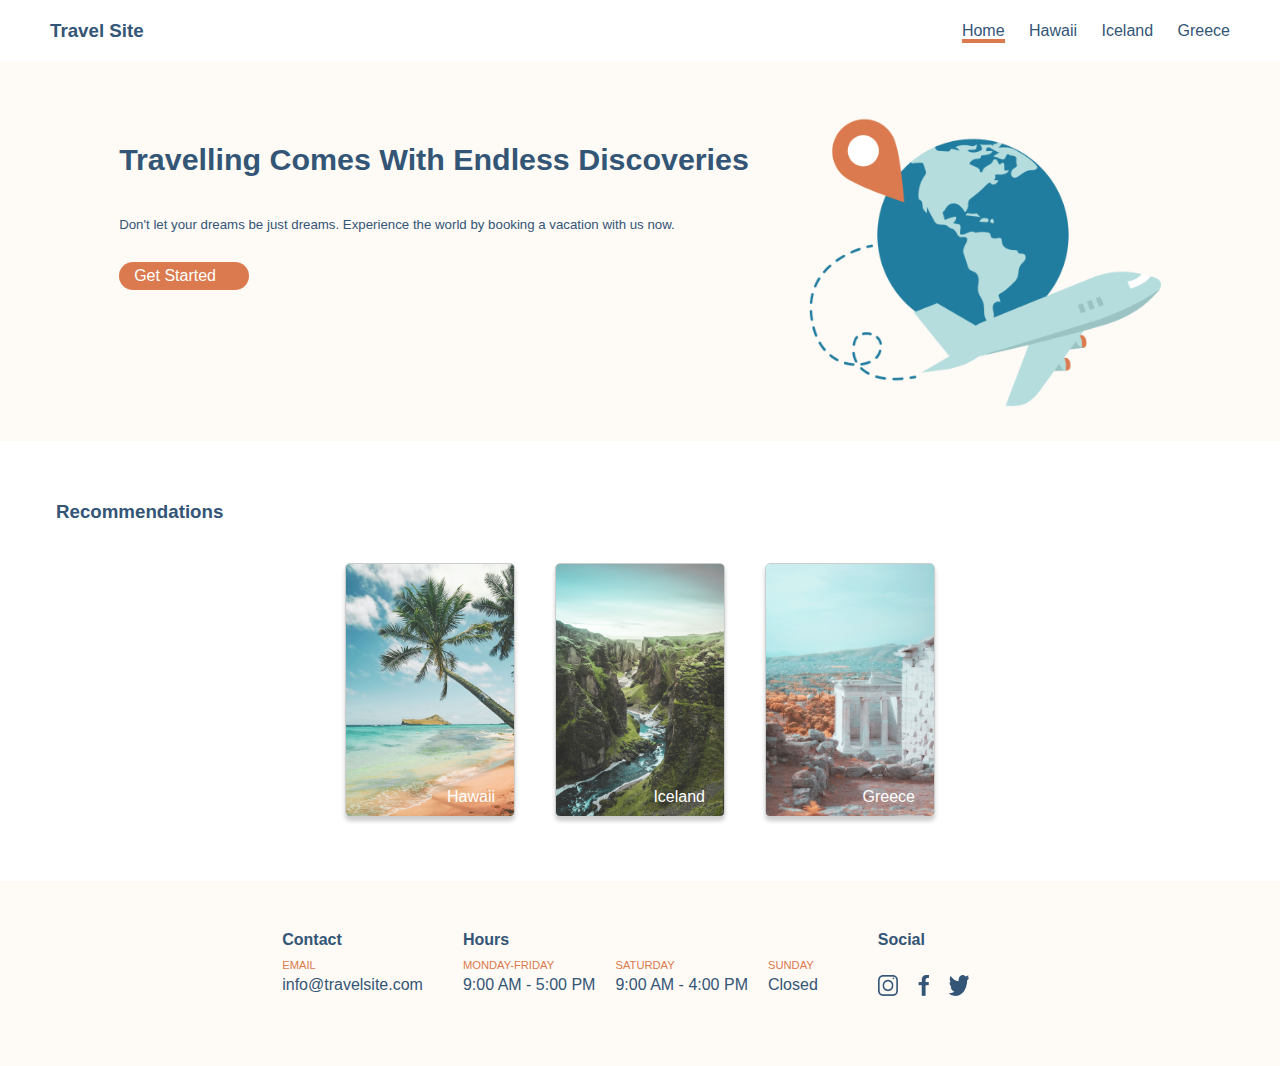
<file: index.html>
<!DOCTYPE html>
<html lang="en">

<head>
  <meta charset="UTF-8">
  <meta name="viewport" content="width=device-width, initial-scale=1.0">
  <title>Document</title>
  <link rel="stylesheet" href="css/global.css">
  <link rel="stylesheet" href="css/main.css">
  <link rel="stylesheet" href="https://cdnjs.cloudflare.com/ajax/libs/font-awesome/4.7.0/css/font-awesome.min.css">
</head>


<body>
  <header>
    <nav class="navbar">
      <a href="./index.html" class="navbar__heading__title">
        <h3 class="navbar__heading">Travel Site</h3>
      </a>
      <!-- Hamburger menu icon for mobile view -->
      <label for="nav-toggle" class="navbar__hamberger__nemu">
        <i class="fa fa-bars"></i>
      </label>
      <!-- Hidden checkbox to manage the toggle state -->
      <input type="checkbox" id="nav-toggle" class="nav-toggle">

      <ul class="navbar__list">
        <li class="navbar__item navbar__item__active"><a href="./index.html" class="navbar__link">Home</a></li>
        <li class="navbar__item"><a href="./pages/hawaii.html" class="navbar__link">Hawaii</a></li>
        <li class="navbar__item"><a href="./pages/iceland.html" class="navbar__link">Iceland</a></li>
        <li class="navbar__item"><a href="./pages/greece.html" class="navbar__link">Greece</a></li>
      </ul>
    </nav>

  </header>
  <main>
    <section class="banner__section">
      <div class="banner__content">
        <h1 class="banner__title">Travelling Comes With Endless Discoveries</h1>
        <p class="banner__text">Don't let your dreams be just dreams. Experience the world by booking a vacation with us
          now.</p>
        <a href="#" class="banner__button">Get Started</a>
      </div>
      <div class="banner__image-container">
        <img src="./assets/Images/hero.png" alt="hero image" class="banner__image">
      </div>
    </section>

    <section class="recommendations">
      <h3 class="recommendations__title">Recommendations</h3>
      <div class="recommendations__container">
        <a href="./pages/hawaii.html" class="recommendations__link">
          <img src="./assets/Images/hawaii.jpg" alt="Hawaii">
          <span class="recommendations__item">Hawaii</span>
        </a>
        <a href="./pages/iceland.html" class="recommendations__link">
          <img src="./assets/Images/iceland.jpg" alt="Iceland">
          <span class="recommendations__item">Iceland</span>
        </a>
        <a href="./pages/greece.html" class="recommendations__link">
          <img src="./assets/Images/greece.jpg" alt="Greece">
          <span class="recommendations__item">Greece</span>
        </a>
      </div>
    </section>
  </main>
  <footer class="footer">
    <div class="footer__block">
      <section class="footer__section">
        <h4 class="footer__title">Contact</h4>
        <div>
          <div class="footer__title__highlight">EMAIL</div>
          <div class="footer__text">info@travelsite.com</div>
        </div>
      </section>
      <section class="footer__section">

        <h4 class="footer__title">Hours</h4>
        <div class="footer__section-hour">
          <div>
            <div class="footer__title__highlight">MONDAY-FRIDAY</div>
            <div class="footer__text">9:00 AM - 5:00 PM</div>
          </div>
          <div>
            <div class="footer__title__highlight">SATURDAY</div>
            <div class="footer__text">9:00 AM - 4:00 PM</div>
          </div>
          <div>
            <div class="footer__title__highlight">SUNDAY</div>
            <div class="footer__text">Closed</div>
          </div>
        </div>
      </section>

      <section class="footer__section footer__section-social">
        <h4 class="footer__title">Social</h4>
        <div class="footer__section footer__social">
          <a href="instagram.com" class="footer__link"><img src="./assets/Icons/icon-instagram.png" alt="instagram"></a>
          <a href="facebook.com" class="footer__link"><img src="./assets/Icons/icon-facebook.png" alt="facebook"></a>
          <a href="twitter.com" class="footer__link"><img src="./assets/Icons/icon-twitter.png" alt="twitter"></a>
        </div>
      </section>
    </div>

  </footer>

</body>

</html>
</file>
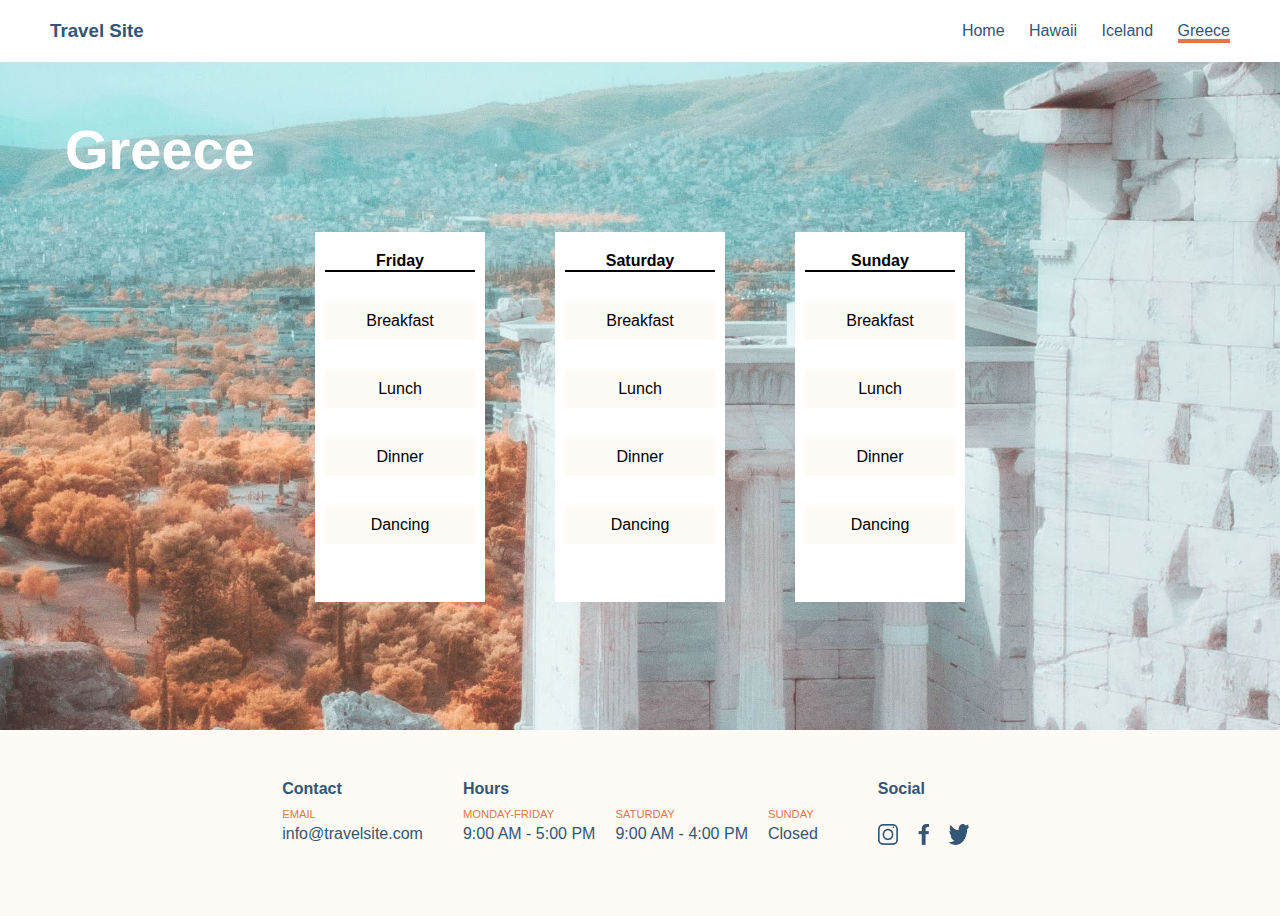
<file: pages/greece.html>
<!DOCTYPE html>
<html lang="en">

<head>
    <meta charset="UTF-8">
    <meta name="viewport" content="width=device-width, initial-scale=1.0">
    <link rel="stylesheet" href="../css/global.css">
    <link rel="stylesheet" href="../css/destinations.css">
    <link rel="stylesheet" href="https://cdnjs.cloudflare.com/ajax/libs/font-awesome/4.7.0/css/font-awesome.min.css">
    <title>Document</title>
</head>

<body>
    <header>
        <nav class="navbar">
            <a href="../index.html" class="navbar__heading__title">
                <h3 class="navbar__heading">Travel Site</h3>
            </a>
            <!-- Hamburger menu icon for mobile view -->
            <label for="nav-toggle" class="navbar__hamberger__nemu">
                <i class="fa fa-bars"></i>
            </label>
            <!-- Hidden checkbox to manage the toggle state -->
            <input type="checkbox" id="nav-toggle" class="nav-toggle">
            <ul class="navbar__list">
                <li class="navbar__item "><a href="../index.html" class="navbar__link">Home</a></li>
                <li class="navbar__item"><a href="./hawaii.html" class="navbar__link">Hawaii</a></li>
                <li class="navbar__item"><a href="./iceland.html" class="navbar__link">Iceland</a></li>
                <li class="navbar__item navbar__item__active"><a href="./greece.html" class="navbar__link">Greece</a>
                </li>
            </ul>
        </nav>

    </header>
    <main>
        <section class="section section__greece">
            <h1 class="section__title">Greece</h1>
            <div class="section__para">
                <div class="section__card">
                    <h4 class="section__card__header">Friday</h4>
                    <ul class="section__card__para">
                        <ol class="section__card__content">Breakfast</ol>
                        <ol class="section__card__content">Lunch</ol>
                        <ol class="section__card__content">Dinner</ol>
                        <ol class="section__card__content">Dancing</ol>
                    </ul>
                </div>
                <div class="section__card">
                    <h4 class="section__card__header">Saturday</h4>
                    <ul class="section__card__para">
                        <ol class="section__card__content">Breakfast</ol>
                        <ol class="section__card__content">Lunch</ol>
                        <ol class="section__card__content">Dinner</ol>
                        <ol class="section__card__content">Dancing</ol>
                    </ul>
                </div>
                <div class="section__card">
                    <h4 class="section__card__header">Sunday</h4>
                    <ul class="section__card__para">
                        <ol class="section__card__content">Breakfast</ol>
                        <ol class="section__card__content">Lunch</ol>
                        <ol class="section__card__content">Dinner</ol>
                        <ol class="section__card__content">Dancing</ol>
                    </ul>
                </div>
            </div>

        </section>
    </main>
    <footer class="footer">
        <div class="footer__block">
            <section class="footer__section">
                <h4 class="footer__title">Contact</h4>
                <div>
                    <div class="footer__title__highlight">EMAIL</div>
                    <div class="footer__text">info@travelsite.com</div>
                </div>
            </section>
            <section class="footer__section">

                <h4 class="footer__title">Hours</h4>
                <div class="footer__section-hour">
                    <div>
                        <div class="footer__title__highlight">MONDAY-FRIDAY</div>
                        <div class="footer__text">9:00 AM - 5:00 PM</div>
                    </div>
                    <div>
                        <div class="footer__title__highlight">SATURDAY</div>
                        <div class="footer__text">9:00 AM - 4:00 PM</div>
                    </div>
                    <div>
                        <div class="footer__title__highlight">SUNDAY</div>
                        <div class="footer__text">Closed</div>
                    </div>
                </div>
            </section>

            <section class="footer__section footer__section-social">
                <h4 class="footer__title">Social</h4>
                <div class="footer__section footer__social">
                    <a href="instagram.com" class="footer__link"><img src="../assets/Icons/icon-instagram.png"
                            alt="instagram"></a>
                    <a href="facebook.com" class="footer__link"><img src="../assets/Icons/icon-facebook.png"
                            alt="facebook"></a>
                    <a href="twitter.com" class="footer__link"><img src="../assets/Icons/icon-twitter.png"
                            alt="twitter"></a>
                </div>
            </section>
        </div>
    </footer>

</body>

</html>
</file>
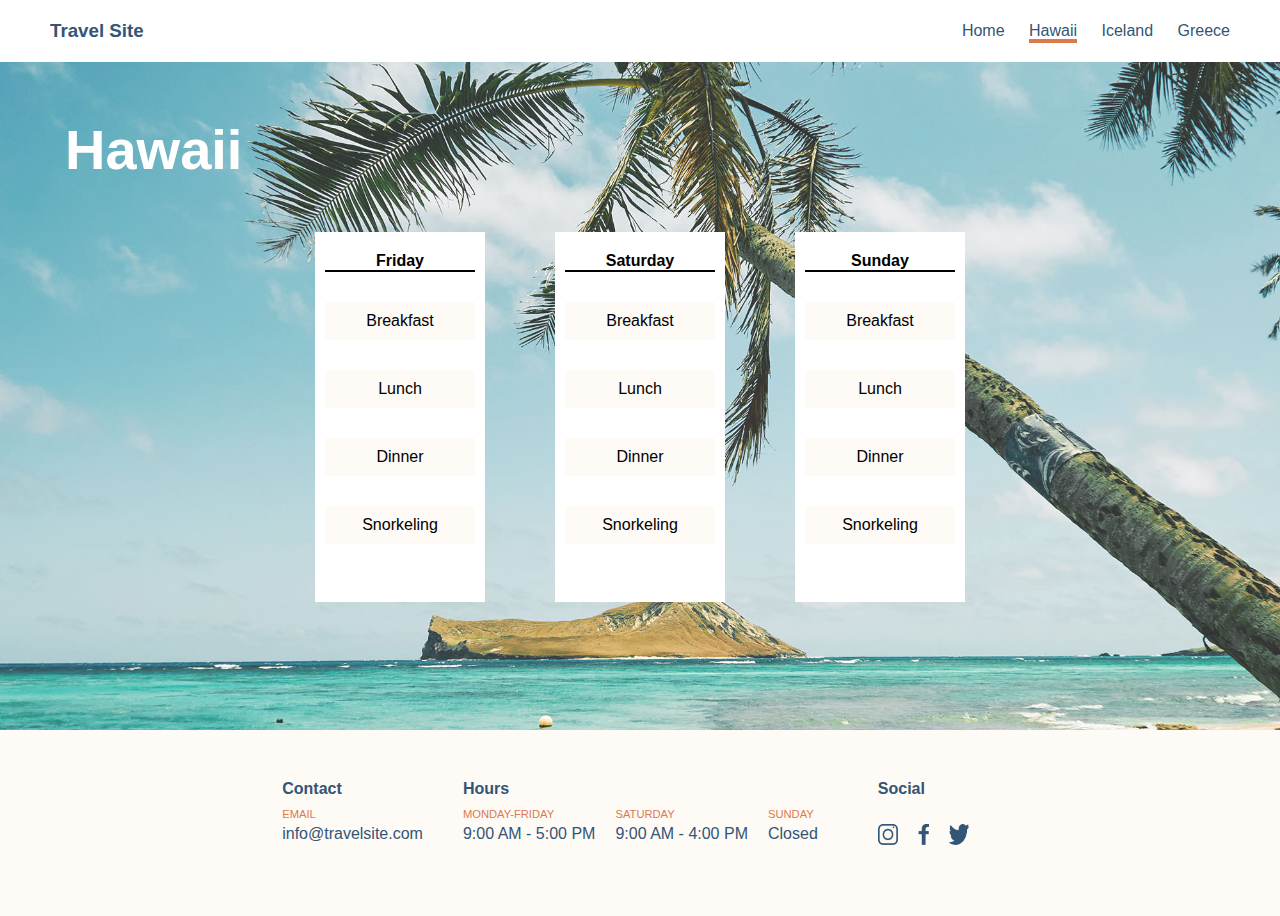
<file: pages/hawaii.html>
<!DOCTYPE html>
<html lang="en">

<head>
    <meta charset="UTF-8">
    <meta name="viewport" content="width=device-width, initial-scale=1.0">
    <link rel="stylesheet" href="../css/global.css">
    <link rel="stylesheet" href="../css/destinations.css">
    <link rel="stylesheet" href="https://cdnjs.cloudflare.com/ajax/libs/font-awesome/4.7.0/css/font-awesome.min.css">
    <title>Document</title>
</head>

<body>
    <header>
        <nav class="navbar">
            <a href="../index.html" class="navbar__heading__title">
                <h3 class="navbar__heading">Travel Site</h3>
            </a>
            <!-- Hamburger menu icon for mobile view -->
            <label for="nav-toggle" class="navbar__hamberger__nemu">
                <i class="fa fa-bars"></i>
            </label>
            <!-- Hidden checkbox to manage the toggle state -->
            <input type="checkbox" id="nav-toggle" class="nav-toggle">
            <ul class="navbar__list">
                <li class="navbar__item "><a href="../index.html" class="navbar__link">Home</a></li>
                <li class="navbar__item navbar__item__active"><a href="./hawaii.html" class="navbar__link">Hawaii</a>
                </li>
                <li class="navbar__item"><a href="./iceland.html" class="navbar__link">Iceland</a></li>
                <li class="navbar__item"><a href="./greece.html" class="navbar__link">Greece</a></li>
            </ul>
        </nav>

    </header>
    <main>
        <section class="section section__hawaii">
            <h1 class="section__title">Hawaii</h1>
            <div class="section__para">
                <div class="section__card">
                    <h4 class="section__card__header">Friday</h4>
                    <ul class="section__card__para">
                        <ol class="section__card__content">Breakfast</ol>
                        <ol class="section__card__content">Lunch</ol>
                        <ol class="section__card__content">Dinner</ol>
                        <ol class="section__card__content">Snorkeling</ol>
                    </ul>
                </div>
                <div class="section__card">
                    <h4 class="section__card__header">Saturday</h4>
                    <ul class="section__card__para">
                        <ol class="section__card__content">Breakfast</ol>
                        <ol class="section__card__content">Lunch</ol>
                        <ol class="section__card__content">Dinner</ol>
                        <ol class="section__card__content">Snorkeling</ol>
                    </ul>
                </div>
                <div class="section__card">
                    <h4 class="section__card__header">Sunday</h4>
                    <ul class="section__card__para">
                        <ol class="section__card__content">Breakfast</ol>
                        <ol class="section__card__content">Lunch</ol>
                        <ol class="section__card__content">Dinner</ol>
                        <ol class="section__card__content">Snorkeling</ol>
                    </ul>
                </div>
            </div>

        </section>

    </main>
    <footer class="footer">
        <div class="footer__block">
            <section class="footer__section">
                <h4 class="footer__title">Contact</h4>
                <div>
                    <div class="footer__title__highlight">EMAIL</div>
                    <div class="footer__text">info@travelsite.com</div>
                </div>
            </section>
            <section class="footer__section">

                <h4 class="footer__title">Hours</h4>
                <div class="footer__section-hour">
                    <div>
                        <div class="footer__title__highlight">MONDAY-FRIDAY</div>
                        <div class="footer__text">9:00 AM - 5:00 PM</div>
                    </div>
                    <div>
                        <div class="footer__title__highlight">SATURDAY</div>
                        <div class="footer__text">9:00 AM - 4:00 PM</div>
                    </div>
                    <div>
                        <div class="footer__title__highlight">SUNDAY</div>
                        <div class="footer__text">Closed</div>
                    </div>
                </div>
            </section>

            <section class="footer__section footer__section-social">
                <h4 class="footer__title">Social</h4>
                <div class="footer__section footer__social">
                    <a href="instagram.com" class="footer__link"><img src="../assets/Icons/icon-instagram.png"
                            alt="instagram"></a>
                    <a href="facebook.com" class="footer__link"><img src="../assets/Icons/icon-facebook.png"
                            alt="facebook"></a>
                    <a href="twitter.com" class="footer__link"><img src="../assets/Icons/icon-twitter.png"
                            alt="twitter"></a>
                </div>
            </section>
        </div>
    </footer>

</body>

</html>
</file>
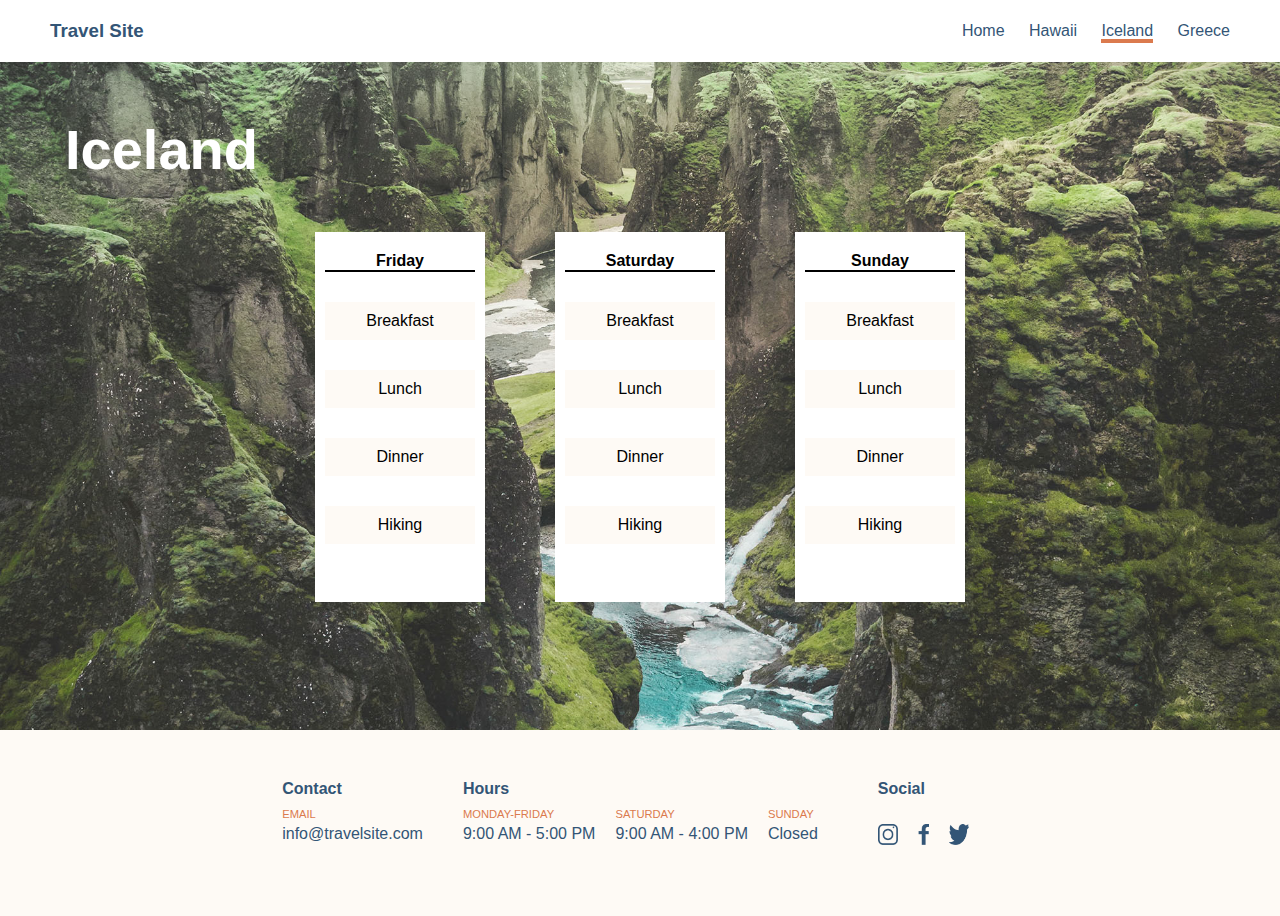
<file: pages/iceland.html>
<!DOCTYPE html>
<html lang="en">

<head>
    <meta charset="UTF-8">
    <meta name="viewport" content="width=device-width, initial-scale=1.0">
    <link rel="stylesheet" href="../css/global.css">
    <link rel="stylesheet" href="../css/destinations.css">
    <link rel="stylesheet" href="https://cdnjs.cloudflare.com/ajax/libs/font-awesome/4.7.0/css/font-awesome.min.css">
    <title>Document</title>
</head>

<body>
    <header>
        <nav class="navbar">
            <a href="../index.html" class="navbar__heading__title">
                <h3 class="navbar__heading">Travel Site</h3>
            </a>
            <!-- Hamburger menu icon for mobile view -->
            <label for="nav-toggle" class="navbar__hamberger__nemu">
                <i class="fa fa-bars"></i>
            </label>
            <!-- Hidden checkbox to manage the toggle state -->
            <input type="checkbox" id="nav-toggle" class="nav-toggle">
            <ul class="navbar__list">
                <li class="navbar__item"><a href="../index.html" class="navbar__link">Home</a></li>
                <li class="navbar__item"><a href="./hawaii.html" class="navbar__link">Hawaii</a></li>
                <li class="navbar__item navbar__item__active"><a href="./iceland.html" class="navbar__link">Iceland</a>
                </li>
                <li class="navbar__item"><a href="./greece.html" class="navbar__link">Greece</a></li>
            </ul>
        </nav>

    </header>
    <main>
        <section class="section section__iceland">
            <h1 class="section__title">Iceland</h1>
            <div class="section__para">
                <div class="section__card">
                    <h4 class="section__card__header">Friday</h4>
                    <ul class="section__card__para">
                        <ol class="section__card__content">Breakfast</ol>
                        <ol class="section__card__content">Lunch</ol>
                        <ol class="section__card__content">Dinner</ol>
                        <ol class="section__card__content">Hiking</ol>
                    </ul>
                </div>
                <div class="section__card">
                    <h4 class="section__card__header">Saturday</h4>
                    <ul class="section__card__para">
                        <ol class="section__card__content">Breakfast</ol>
                        <ol class="section__card__content">Lunch</ol>
                        <ol class="section__card__content">Dinner</ol>
                        <ol class="section__card__content">Hiking</ol>
                    </ul>
                </div>
                <div class="section__card">
                    <h4 class="section__card__header">Sunday</h4>
                    <ul class="section__card__para">
                        <ol class="section__card__content">Breakfast</ol>
                        <ol class="section__card__content">Lunch</ol>
                        <ol class="section__card__content">Dinner</ol>
                        <ol class="section__card__content">Hiking</ol>
                    </ul>
                </div>
            </div>

        </section>

    </main>
    <footer class="footer">
        <div class="footer__block">
            <section class="footer__section">
                <h4 class="footer__title">Contact</h4>
                <div>
                    <div class="footer__title__highlight">EMAIL</div>
                    <div class="footer__text">info@travelsite.com</div>
                </div>
            </section>
            <section class="footer__section">

                <h4 class="footer__title">Hours</h4>
                <div class="footer__section-hour">
                    <div>
                        <div class="footer__title__highlight">MONDAY-FRIDAY</div>
                        <div class="footer__text">9:00 AM - 5:00 PM</div>
                    </div>
                    <div>
                        <div class="footer__title__highlight">SATURDAY</div>
                        <div class="footer__text">9:00 AM - 4:00 PM</div>
                    </div>
                    <div>
                        <div class="footer__title__highlight">SUNDAY</div>
                        <div class="footer__text">Closed</div>
                    </div>
                </div>
            </section>

            <section class="footer__section footer__section-social">
                <h4 class="footer__title">Social</h4>
                <div class="footer__section footer__social">
                    <a href="instagram.com" class="footer__link"><img src="../assets/Icons/icon-instagram.png"
                            alt="instagram"></a>
                    <a href="facebook.com" class="footer__link"><img src="../assets/Icons/icon-facebook.png"
                            alt="facebook"></a>
                    <a href="twitter.com" class="footer__link"><img src="../assets/Icons/icon-twitter.png"
                            alt="twitter"></a>
                </div>
            </section>
        </div>
    </footer>

</body>

</html>
</file>
<file: css/global.css>
/* General styles */
/* body, html {
  margin: 0;
  padding: 0;
  font-family: Verdana, sans-serif;
  
} */
* {

  margin: 0px;
  padding: 0;
  box-sizing: border-box;
  font-family: Verdana, sans-serif;
}

.navbar {
  position: relative;
  display: flex;
  top: 0;
  width: 100%;
  padding: 20px 30px;
  background-color: #FFFFFF;
  justify-content: space-between;
  align-items: center;
}
.navbar__heading{
  padding-left: 20px;
  color: #335576;
}

.navbar__list {
  list-style: none;
  padding: 0;
  margin: 0;
  text-align: center;
}

.navbar__item {
  display: inline;
  margin-right: 20px;
}

.navbar__link {
  text-decoration: none;
  color: #335576;
}
.navbar__link:hover {
  /* font-weight: 600; */
  border-bottom: 4px solid #DB7A4E;
  transition: all 0.1s linear;
}

.navbar__item__active .navbar__link{
  border-bottom: 4px solid #DB7A4E;
}
/* hamberger menu */
.navbar__hamberger__nemu{
  display: none;
  cursor: pointer;
}
.nav-toggle {
  display: none;
}

/* Styles for when the checkbox is checked */
.nav-toggle:checked + .navbar__list {
  display: block;
}

.footer {
  background-color: #FEFAF5;
  color: #335576;
  padding: 50px 40px;

 
}
.footer__block{
  display: flex;
  justify-content: center;
  /* position: fixed; */
 left: 0;
 bottom: 0;
 width: 100%;
 flex-wrap: wrap;

}

.footer__section {
  margin: 0 20px;
}

.footer__title {
  color: #335576;
}

.footer__title__highlight {
  color: #DB7A4E;
  font-size: .70rem;
  padding-top: 10px;
}

.footer__text {
  margin: 0;
  padding: 5px 0;
}
.footer__social{
  display: flex;
  gap: 20px;
  padding-top: 10px;

}
.footer__social .footer__link img {
  max-width: 20px;
height: 50%;
}
.footer__section-hour{
  display: flex;
  gap: 20px;
}
.footer__section-social{
  display: flex;
  flex-direction: column;
  align-items: baseline;
  gap: 16px;
}
.navbar__heading__title{
  text-decoration: none;
}

@media screen and (max-width:480px) {
  .footer__block{
    gap: 30px;
  }
  /* .navbar__hamberger__nemu{
    display: block;
  }
  .navbar__list{
    display: none;
  }
  .navbar__list:hover{
    display: block;
  } */

  .navbar__hamberger__nemu {
    display: block;
  }
  
  .navbar__list {
    display: none;
    position: absolute;
    right: 0;
    top: 60px;
    width: 100%;
    background-color: #FFFFFF;
  }

  .navbar__item {
    display: block;
    text-align: left;
    width: 100%;
    margin: 0;
  }

  .navbar__link {
    display: block;
    padding: 10px 20px;
    color: #335576;
    text-decoration: none;
  }

  .navbar__link:hover {
    border-bottom: 4px solid #DB7A4E;
    transition: all 0.1s linear;
  }
  
}
</file>
<file: css/main.css>
.banner__section {
  display: flex;
  justify-content: center;
  text-align: center;
  padding-bottom: 30px;
  padding-top:30px;
  background: #FEFAF5;
  flex-wrap:wrap;
}

.banner__content {
  padding-left: 70px;
    padding-top: 50px;
    text-align: left;
    display: flex;
    flex-direction: column;
    margin-right: 60px;

}

.banner__title {
  color: #335576;
  font-size: 1.9rem;

}

.banner__text {
  color: #335576;
  font-size: .83rem;
  padding-top: 10px;
  margin-top:30px;


}

.banner__button {

background-color: #DB7A4E;
text-decoration: none;
color: white;
border-radius: 20px;
border: none;
padding: 5px 15px;
    margin-top: 30px;
    width: 130px;


}

.banner__image-container {
  text-align: right;
  padding-right: 70px;
  padding-top: 20px;
}

.banner__image {
height: auto;
width: 22rem;
min-width: 10%

}

.recommendations {
text-align: center;
padding: 60px 16px 60px;
}


.recommendations__title {
color: #335576;
margin-bottom: 40px; 
margin-left: 40px;
text-align: left;
}

.recommendations__container {
  display: flex;
  justify-content: center;
  gap: 40px;
  flex-wrap: wrap;
  justify-content: center;
}

.recommendations__item {
display: block; 
position: absolute; 
right: 10px; 
bottom: 10px; 
color: #fff; 
/* background-color: rgba(0, 0, 0, 0.5);  */
padding: 5px 10px; 
border-radius: 5px; 
}

.recommendations__link {
position: relative; 
/* display: inline-block; 
width: calc(33.333% - 13.333px); 
margin: 0;  */
}
.recommendations__link:hover {
  opacity: .5;
  transition: all 0.1s linear;
  }
  

.recommendations__link img {
max-width:170px ; 
height: auto; 
border-radius: 5px; 
box-shadow: 0px 4px 4px rgba(0, 0, 0, 0.2);
border: 1px solid rgba(0, 0, 0, 0.2); 
}

@media screen and (max-width:480px) {
  .banner__image-container {
    
    padding-right: 0px;
    
  }
  
}
</file>
<file: css/destinations.css>
.section {


    /* height: auto; */
    display: flex;
    flex-direction: column;
    justify-content: flex-start;
    padding-bottom: 10%;

    &.section__hawaii {
        background: url(../assets/Images/hawaii.jpg);
        background-size: cover;
        background-position: center;
        background-repeat: no-repeat;

    }
    &.section__iceland {
        background: url(../assets/Images/iceland.jpg);
        background-size: cover;
        background-position: center;
        background-repeat: no-repeat;

    }
    &.section__greece {
        background: url(../assets/Images/greece.jpg);
        background-size: cover;
        background-position: center;
        background-repeat: no-repeat;

    }

}

.section__title {
    color: white;
    font-size: 3.5rem;
    margin-top: 0px;
    padding-left: 65px;
    padding-top: 55px;
}

.section__para {
    display: flex;
    gap: 70px;
    justify-content: center;
    flex-wrap: wrap;
    padding-top: 50px;
}

.section__card {
    height: 370px;
    background: white;
    width: 170px;
    padding: 20px 0px;

}
.section__card__header{
    border-bottom: 2px black solid;
    margin-left: 10px;
    margin-right: 10px;
    text-align: center;
}
.section__card__para{
    padding-left: 0px;
}
.section__card__content{
    background-color: #FEFAF5;
    padding:10px 30px;
    text-align: center;
    margin:30px 10px;
   

}
</file>
